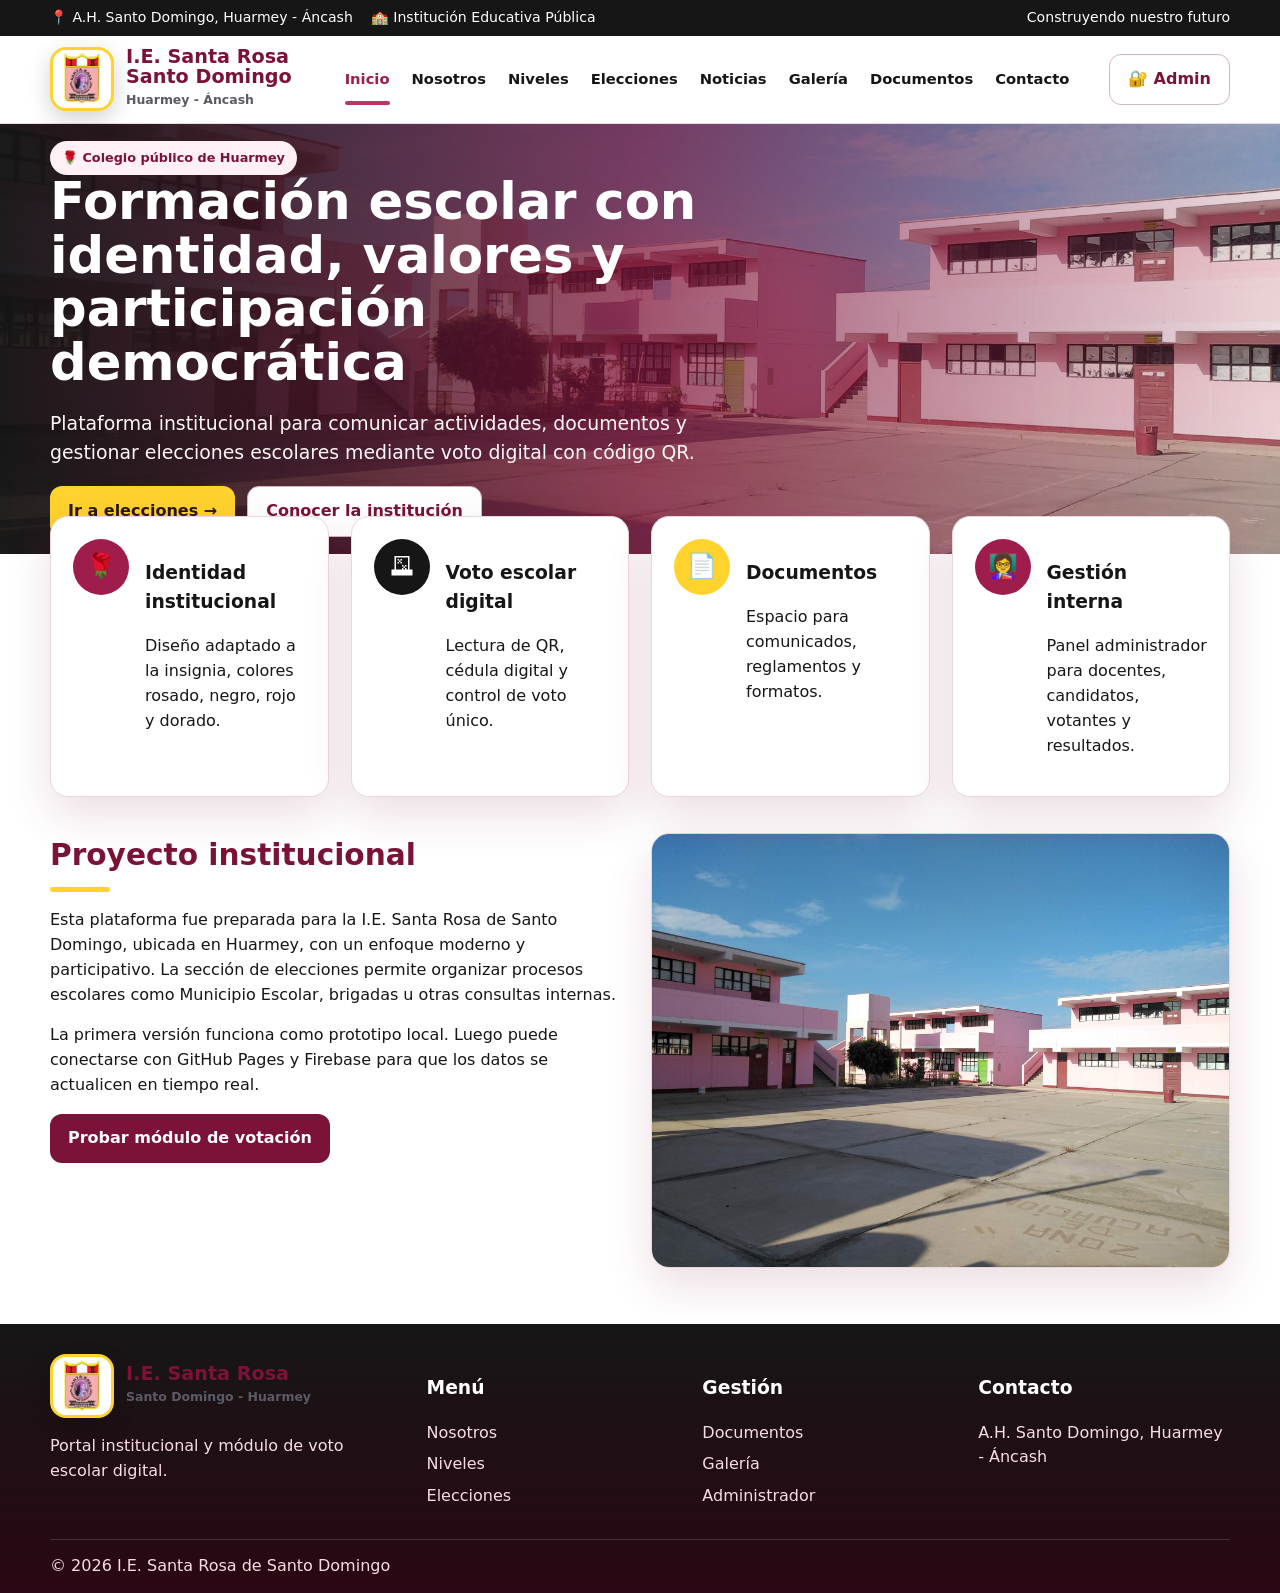
<file: index.html>
<!DOCTYPE html><html lang="es"><head><meta charset="UTF-8"><meta name="viewport" content="width=device-width, initial-scale=1.0, viewport-fit=cover"><title>I.E. Santa Rosa de Santo Domingo | Inicio</title><link rel="stylesheet" href="assets/css/styles.css"></head><body>
<div class="topbar"><div class="container"><div class="topbar-left"><span>📍 A.H. Santo Domingo, Huarmey - Áncash</span><span>🏫 Institución Educativa Pública</span></div><div class="topbar-right"><span>Construyendo nuestro futuro</span></div></div></div>
<header class="navbar"><div class="container"><a class="logo" href="index.html"><div class="logo-mark"><img src="assets/img/insignia-santa-rosa.jpg" alt="Insignia I.E. Santa Rosa"></div><div><h2>I.E. Santa Rosa<br>Santo Domingo</h2><span>Huarmey - Áncash</span></div></a><nav class="menu"><a href="index.html">Inicio</a><a href="nosotros.html">Nosotros</a><a href="niveles.html">Niveles</a><a href="elecciones.html">Elecciones</a><a href="noticias.html">Noticias</a><a href="galeria.html">Galería</a><a href="documentos.html">Documentos</a><a href="contacto.html">Contacto</a></nav><button class="menu-toggle">☰</button><a class="btn btn-outline" href="admin-login.html">🔐 Admin</a></div></header>
<main><section class="hero-home"><div class="container"><span class="badge">🌹 Colegio público de Huarmey</span><h1>Formación escolar con identidad, valores y participación democrática</h1><p>Plataforma institucional para comunicar actividades, documentos y gestionar elecciones escolares mediante voto digital con código QR.</p><div class="hero-actions"><a class="btn btn-gold" href="elecciones.html">Ir a elecciones →</a><a class="btn btn-outline" href="nosotros.html">Conocer la institución</a></div></div></section>
<section class="container features grid grid-4"><article class="feature-card card"><div class="icon-circle">🌹</div><div><h3>Identidad institucional</h3><p>Diseño adaptado a la insignia, colores rosado, negro, rojo y dorado.</p></div></article><article class="feature-card card"><div class="icon-circle icon-dark">🗳</div><div><h3>Voto escolar digital</h3><p>Lectura de QR, cédula digital y control de voto único.</p></div></article><article class="feature-card card"><div class="icon-circle icon-gold">📄</div><div><h3>Documentos</h3><p>Espacio para comunicados, reglamentos y formatos.</p></div></article><article class="feature-card card"><div class="icon-circle">👩‍🏫</div><div><h3>Gestión interna</h3><p>Panel administrador para docentes, candidatos, votantes y resultados.</p></div></article></section>
<section class="container main-space grid grid-2"><div><h2 class="section-title">Proyecto institucional</h2><p>Esta plataforma fue preparada para la I.E. Santa Rosa de Santo Domingo, ubicada en Huarmey, con un enfoque moderno y participativo. La sección de elecciones permite organizar procesos escolares como Municipio Escolar, brigadas u otras consultas internas.</p><p>La primera versión funciona como prototipo local. Luego puede conectarse con GitHub Pages y Firebase para que los datos se actualicen en tiempo real.</p><a class="btn btn-primary" href="elecciones.html">Probar módulo de votación</a></div><div class="card" style="overflow:hidden"><img src="assets/img/colegio-santa-rosa.jpg" alt="Patio de la I.E. Santa Rosa de Santo Domingo"></div></section></main>
<footer class="footer"><div class="container footer-grid"><div><div class="logo"><div class="logo-mark"><img src="assets/img/insignia-santa-rosa.jpg"></div><div><h2>I.E. Santa Rosa</h2><span>Santo Domingo - Huarmey</span></div></div><p>Portal institucional y módulo de voto escolar digital.</p></div><div><h3>Menú</h3><ul><li><a href="nosotros.html">Nosotros</a></li><li><a href="niveles.html">Niveles</a></li><li><a href="elecciones.html">Elecciones</a></li></ul></div><div><h3>Gestión</h3><ul><li><a href="documentos.html">Documentos</a></li><li><a href="galeria.html">Galería</a></li><li><a href="admin-login.html">Administrador</a></li></ul></div><div><h3>Contacto</h3><p>A.H. Santo Domingo, Huarmey - Áncash</p></div></div><div class="container footer-bottom">© 2026 I.E. Santa Rosa de Santo Domingo</div></footer><script src="assets/js/app.js"></script></body></html>
</file>
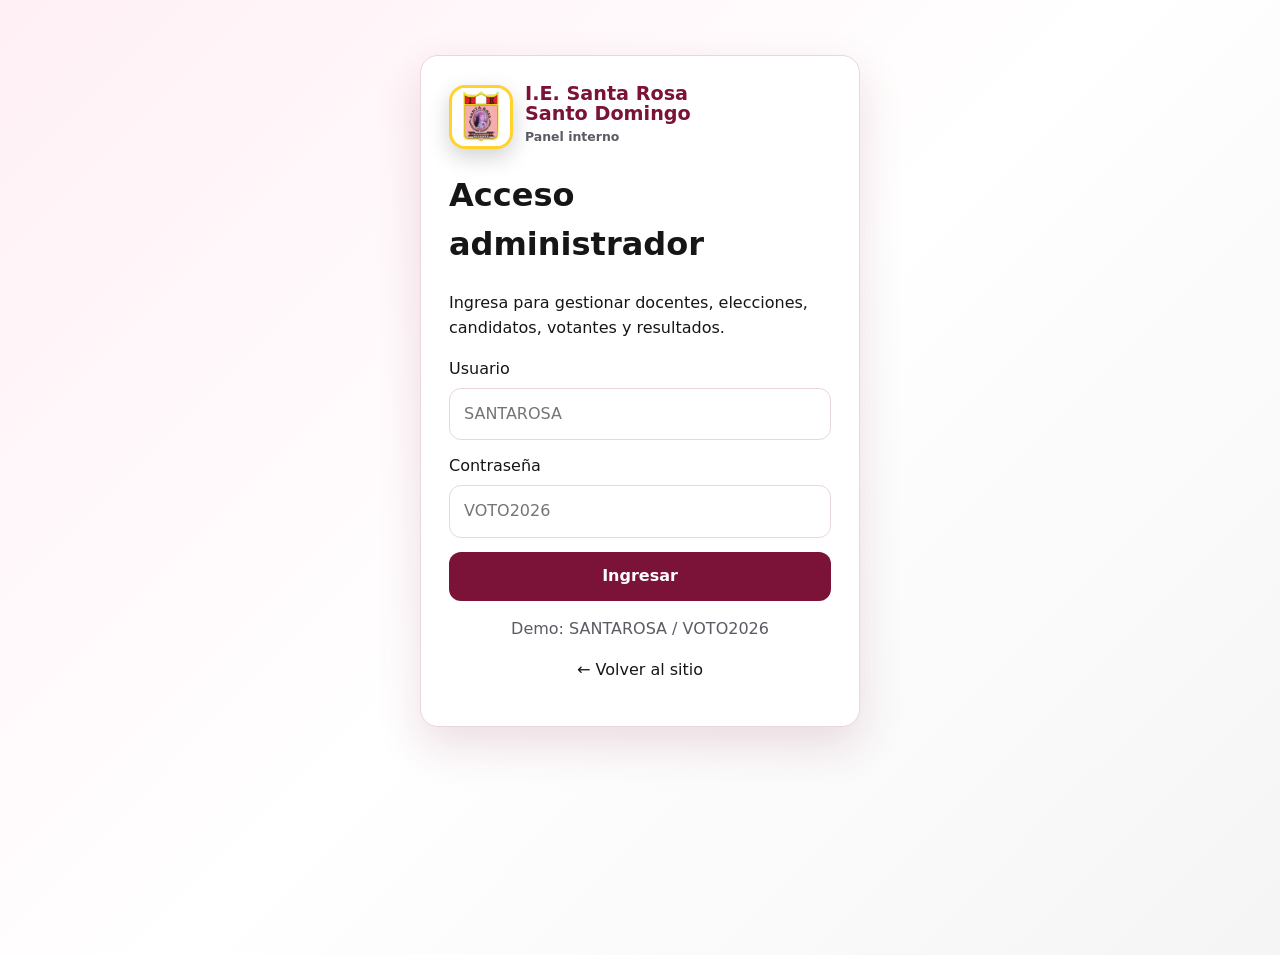
<file: admin-login.html>
<!DOCTYPE html><html lang="es"><head><meta charset="UTF-8"><meta name="viewport" content="width=device-width, initial-scale=1.0"><title>Acceso administrador | I.E. Santa Rosa</title><link rel="stylesheet" href="assets/css/styles.css"></head><body class="login-page"><main class="login-card card"><a class="logo" href="index.html"><div class="logo-mark"><img src="assets/img/insignia-santa-rosa.jpg"></div><div><h2>I.E. Santa Rosa<br>Santo Domingo</h2><span>Panel interno</span></div></a><h1>Acceso administrador</h1><p>Ingresa para gestionar docentes, elecciones, candidatos, votantes y resultados.</p><form id="loginForm"><label>Usuario<input id="loginUser" class="form-control" placeholder="SANTAROSA" required></label><label>Contraseña<input id="loginPass" class="form-control" type="password" placeholder="VOTO2026" required></label><button class="btn btn-primary" style="width:100%">Ingresar</button></form><p class="muted center">Demo: SANTAROSA / VOTO2026</p><p class="center"><a href="index.html">← Volver al sitio</a></p></main><script src="assets/js/app.js"></script></body></html>
</file>
<file: assets/css/styles.css>
:root{
  --rosa-900:#7b1238; --rosa-800:#9f1d4c; --rosa-700:#c92d63; --rosa-500:#ee78a0; --rosa-100:#fff0f5;
  --negro:#161616; --gris:#5b5b66; --gris-100:#f6f6f8; --blanco:#fff; --rojo:#d51626; --dorado:#ffd22e;
  --borde:#ead6de; --sombra:0 18px 45px rgba(123,18,56,.14); --radio:18px; --ancho:1180px;
}
*{box-sizing:border-box} html{scroll-behavior:smooth} body{margin:0;font-family:Inter,system-ui,-apple-system,Segoe UI,sans-serif;color:var(--negro);background:#fff;line-height:1.55} a{text-decoration:none;color:inherit} img{max-width:100%;display:block} button,input,select,textarea{font:inherit}.container{width:min(var(--ancho),calc(100% - 34px));margin:auto}.grid{display:grid;gap:22px}.grid-2{grid-template-columns:repeat(2,minmax(0,1fr))}.grid-3{grid-template-columns:repeat(3,minmax(0,1fr))}.grid-4{grid-template-columns:repeat(4,minmax(0,1fr))}.flex{display:flex;gap:14px;align-items:center}.between{justify-content:space-between}.center{text-align:center}.muted{color:var(--gris)}.card{background:#fff;border:1px solid var(--borde);border-radius:var(--radio);box-shadow:var(--sombra)}.badge{display:inline-flex;gap:8px;align-items:center;background:var(--rosa-100);color:var(--rosa-900);font-weight:900;border-radius:999px;padding:7px 12px;font-size:.8rem}.btn{border:0;border-radius:12px;padding:12px 18px;font-weight:900;cursor:pointer;display:inline-flex;align-items:center;justify-content:center;gap:8px;transition:.2s}.btn-primary{background:var(--rosa-900);color:#fff}.btn-primary:hover{background:var(--rosa-700);transform:translateY(-1px)}.btn-dark{background:var(--negro);color:#fff}.btn-gold{background:var(--dorado);color:#2a1800}.btn-outline{background:#fff;border:1px solid #d6b5c2;color:var(--rosa-900)}.btn-danger{background:#e11d48;color:#fff}.section-title{font-size:1.85rem;margin:0 0 15px;color:var(--rosa-900)}.section-title:after,.hero-page h1:after{content:"";display:block;width:60px;height:5px;border-radius:9px;background:var(--dorado);margin-top:8px}.form-control{width:100%;border:1px solid var(--borde);border-radius:12px;padding:13px 14px;margin:6px 0 14px;outline:0;background:#fff}.form-control:focus{border-color:var(--rosa-700);box-shadow:0 0 0 4px rgba(201,45,99,.10)}textarea.form-control{min-height:105px}.topbar{background:var(--negro);color:#fff;font-size:.88rem}.topbar .container{height:36px;display:flex;justify-content:space-between;align-items:center;gap:18px}.topbar-left,.topbar-right{display:flex;gap:18px;align-items:center;white-space:nowrap}.navbar{height:88px;background:#fff;position:sticky;top:0;z-index:50;border-bottom:1px solid #f0d9e2}.navbar .container{height:100%;display:flex;align-items:center;justify-content:space-between;gap:18px}.logo{display:flex;align-items:center;gap:12px;min-width:255px}.logo-mark{width:64px;height:64px;border-radius:16px;overflow:hidden;border:3px solid var(--dorado);background:#fff;box-shadow:0 8px 22px rgba(0,0,0,.18)}.logo-mark img{width:100%;height:100%;object-fit:contain}.logo h2{margin:0;font-size:1.2rem;line-height:1.05;color:var(--rosa-900)}.logo span{font-size:.78rem;color:var(--gris);font-weight:800}.menu{display:flex;gap:22px;align-items:center;font-weight:900;font-size:.92rem}.menu a{position:relative;padding:32px 0}.menu a.active,.menu a:hover{color:var(--rosa-800)}.menu a.active:after,.menu a:hover:after{content:"";position:absolute;height:4px;left:0;right:0;bottom:18px;background:var(--rosa-700);border-radius:7px}.menu-toggle{display:none;background:var(--rosa-900);color:#fff;border:0;border-radius:10px;padding:9px 12px;font-weight:900}.hero-home{min-height:430px;display:flex;align-items:center;color:#fff;background:linear-gradient(90deg,rgba(22,22,22,.92),rgba(123,18,56,.72),rgba(123,18,56,.14)),url('../img/colegio-santa-rosa.jpg') center/cover}.hero-home h1{font-size:3.2rem;line-height:1.05;max-width:680px;margin:0 0 16px}.hero-home p{font-size:1.18rem;max-width:650px;color:#fff6f9}.hero-actions{display:flex;gap:12px;flex-wrap:wrap;margin-top:18px}.features{margin-top:-38px;position:relative;z-index:2}.feature-card{padding:22px;display:flex;gap:16px;align-items:flex-start}.icon-circle{width:56px;height:56px;border-radius:50%;background:var(--rosa-800);color:#fff;display:grid;place-items:center;font-size:1.5rem;flex:0 0 auto}.icon-dark{background:var(--negro)}.icon-gold{background:var(--dorado);color:#2b1700}.main-space{padding:36px 0}.hero-page{min-height:250px;display:flex;align-items:center;color:#fff;background:linear-gradient(90deg,rgba(22,22,22,.90),rgba(123,18,56,.62)),var(--hero-img) center/cover}.hero-page h1{font-size:2.8rem;margin:0 0 12px}.hero-page p{max-width:700px;font-size:1.1rem}.program-card{overflow:hidden}.program-img{height:165px;background:linear-gradient(135deg,var(--rosa-900),var(--rosa-500));position:relative}.program-img:after{content:attr(data-label);position:absolute;left:15px;bottom:15px;color:#fff;font-weight:900;text-shadow:0 2px 6px #000}.program-body{padding:18px}.program-body h3{margin:0 0 8px}.toolbar{display:flex;gap:14px;justify-content:space-between;align-items:center;margin-bottom:20px;flex-wrap:wrap}.filters{display:flex;gap:10px;flex-wrap:wrap}.filter{border:1px solid var(--borde);background:#fff;border-radius:999px;padding:10px 15px;font-weight:900;cursor:pointer}.filter.active{background:var(--rosa-900);color:#fff}.search-box{display:flex;gap:10px;align-items:center;border:1px solid var(--borde);border-radius:14px;padding:10px 14px;min-width:270px;background:#fff}.search-box input{border:0;outline:0;width:100%}.gallery-grid{grid-template-columns:repeat(4,1fr)}.gallery-item{overflow:hidden}.gallery-photo{height:155px;background:url('../img/colegio-santa-rosa.jpg') center/cover}.doc-table{overflow:auto}.table{width:100%;border-collapse:collapse}.table th,.table td{padding:13px;border-bottom:1px solid var(--borde);text-align:left}.table th{background:#fff6f9;color:var(--rosa-900)}.contact-grid{grid-template-columns:1.2fr .8fr}.info-card{padding:18px;display:flex;gap:14px;align-items:flex-start}.footer{background:linear-gradient(180deg,var(--negro),#2a0714);color:#fff;margin-top:20px}.footer-grid{padding:30px 0;display:grid;grid-template-columns:1.4fr repeat(3,1fr);gap:24px}.footer p,.footer li{color:#f7dce7}.footer ul{list-style:none;margin:0;padding:0;display:grid;gap:7px}.footer-bottom{border-top:1px solid rgba(255,255,255,.14);padding:14px 0;color:#f5dce6}.login-page,.admin-body{min-height:100vh;background:linear-gradient(135deg,#fff0f5,#fff,#f5f5f5)}.login-card{width:min(440px,calc(100% - 30px));margin:55px auto;padding:28px}.admin-shell{display:grid;grid-template-columns:290px 1fr;min-height:100vh}.admin-sidebar{background:var(--negro);color:#fff;padding:22px;position:sticky;top:0;height:100vh;overflow:auto}.admin-brand{display:flex;gap:12px;align-items:center;margin-bottom:20px}.admin-brand h2{font-size:1.05rem;margin:0}.admin-nav{display:grid;gap:8px}.admin-nav a{padding:12px;border-radius:12px;font-weight:900;color:#ffe9f1}.admin-nav a.active,.admin-nav a:hover{background:var(--rosa-800);color:#fff}.admin-main{padding:26px}.admin-top{display:flex;justify-content:space-between;gap:20px;align-items:center;margin-bottom:18px}.stat-grid{grid-template-columns:repeat(4,1fr)}.stat-card{padding:18px}.stat-card strong{display:block;font-size:1.7rem;color:var(--rosa-900)}.admin-section{padding:22px;margin-top:22px}.admin-grid-form{display:grid;grid-template-columns:repeat(3,1fr);gap:14px;align-items:end}.candidate-list,.voter-list{display:grid;gap:12px}.mini-card{border:1px solid var(--borde);border-radius:14px;padding:14px;background:#fff}.vote-status{padding:16px;border-radius:14px;background:#fff6f9;border:1px solid var(--borde);margin:15px 0}.scanner-box{padding:20px}.scanner-frame{border:3px dashed var(--rosa-700);border-radius:18px;min-height:260px;display:grid;place-items:center;overflow:hidden;background:#111;color:#fff}.candidate-choice{display:grid;grid-template-columns:72px 1fr auto;gap:14px;align-items:center;padding:14px;border:2px solid var(--borde);border-radius:16px;margin-bottom:12px;cursor:pointer}.candidate-choice.selected{border-color:var(--rosa-800);background:#fff0f5}.candidate-photo{width:72px;height:72px;border-radius:50%;background:linear-gradient(135deg,var(--rosa-700),var(--negro));display:grid;place-items:center;color:#fff;font-size:1.7rem;font-weight:900}.result-bar{height:18px;background:#ffe1ec;border-radius:999px;overflow:hidden}.result-fill{height:100%;background:var(--rosa-800);border-radius:999px}.qr-card{display:grid;grid-template-columns:110px 1fr auto;gap:14px;align-items:center}.hidden{display:none!important}.toast{position:fixed;right:18px;bottom:18px;background:var(--negro);color:#fff;padding:14px 18px;border-radius:14px;box-shadow:var(--sombra);z-index:1000}.modal-overlay{position:fixed;inset:0;background:rgba(0,0,0,.58);display:none;align-items:center;justify-content:center;z-index:200}.modal-overlay.show{display:flex}.modal-box{background:#fff;border-radius:18px;width:min(560px,calc(100% - 26px));padding:22px;box-shadow:var(--sombra)}.modal-head{display:flex;justify-content:space-between;align-items:center}.modal-close{border:0;background:#fff;font-size:1.8rem;cursor:pointer}
@media(max-width:1000px){.grid-4,.stat-grid,.gallery-grid{grid-template-columns:repeat(2,1fr)}.grid-3{grid-template-columns:repeat(2,1fr)}.admin-shell{grid-template-columns:1fr}.admin-sidebar{position:relative;height:auto}.admin-grid-form{grid-template-columns:1fr 1fr}.footer-grid{grid-template-columns:1fr 1fr}.contact-grid{grid-template-columns:1fr}.menu{display:none;position:absolute;left:17px;right:17px;top:88px;background:#fff;border:1px solid var(--borde);border-radius:16px;box-shadow:var(--sombra);padding:10px;flex-direction:column;align-items:stretch}.menu.open{display:flex}.menu a{padding:12px}.menu a:after{display:none}.menu-toggle{display:block}.topbar{display:none}.navbar{height:82px}.hero-home h1{font-size:2.3rem}}
@media(max-width:640px){.grid-2,.grid-3,.grid-4,.stat-grid,.gallery-grid{grid-template-columns:1fr}.hero-home{min-height:390px}.hero-home h1{font-size:2rem}.logo{min-width:auto}.logo h2{font-size:1rem}.logo span{display:none}.logo-mark{width:54px;height:54px}.features{margin-top:18px}.admin-grid-form{grid-template-columns:1fr}.admin-top{display:block}.qr-card{grid-template-columns:1fr}.footer-grid{grid-template-columns:1fr}.candidate-choice{grid-template-columns:60px 1fr}.candidate-choice input{grid-column:1 / -1}.hero-page h1{font-size:2.1rem}}

/* Ajuste lector QR v3: evita pantalla negra y fuerza vista previa visible */
#reader{
  width:100%;
  min-height:330px;
  display:grid;
  place-items:center;
  position:relative;
  overflow:hidden;
  border-radius:15px;
  background:#111;
  color:#fff;
}
#reader video,
#qrVideo{
  width:100% !important;
  height:330px !important;
  object-fit:cover !important;
  display:block !important;
  background:#111;
  border-radius:15px;
}
#reader canvas{
  display:none;
}
#reader__scan_region,
#reader__dashboard,
#reader__camera_selection,
#reader__dashboard_section{
  width:100% !important;
}
#reader__scan_region video{
  width:100% !important;
  height:330px !important;
  object-fit:cover !important;
}
.scanner-frame{
  min-height:340px;
  align-items:stretch;
  padding:0;
}
.scan-line{
  position:absolute;
  left:10%;
  right:10%;
  top:50%;
  height:3px;
  background:var(--dorado);
  box-shadow:0 0 12px var(--dorado);
  animation:scanMove 1.8s infinite alternate ease-in-out;
}
.scanner-help{
  position:absolute;
  left:12px;
  right:12px;
  bottom:10px;
  margin:0;
  padding:8px 10px;
  border-radius:10px;
  background:rgba(0,0,0,.72);
  color:#fff;
  font-size:.88rem;
  text-align:center;
}
@keyframes scanMove{from{top:24%}to{top:76%}}
</file>
